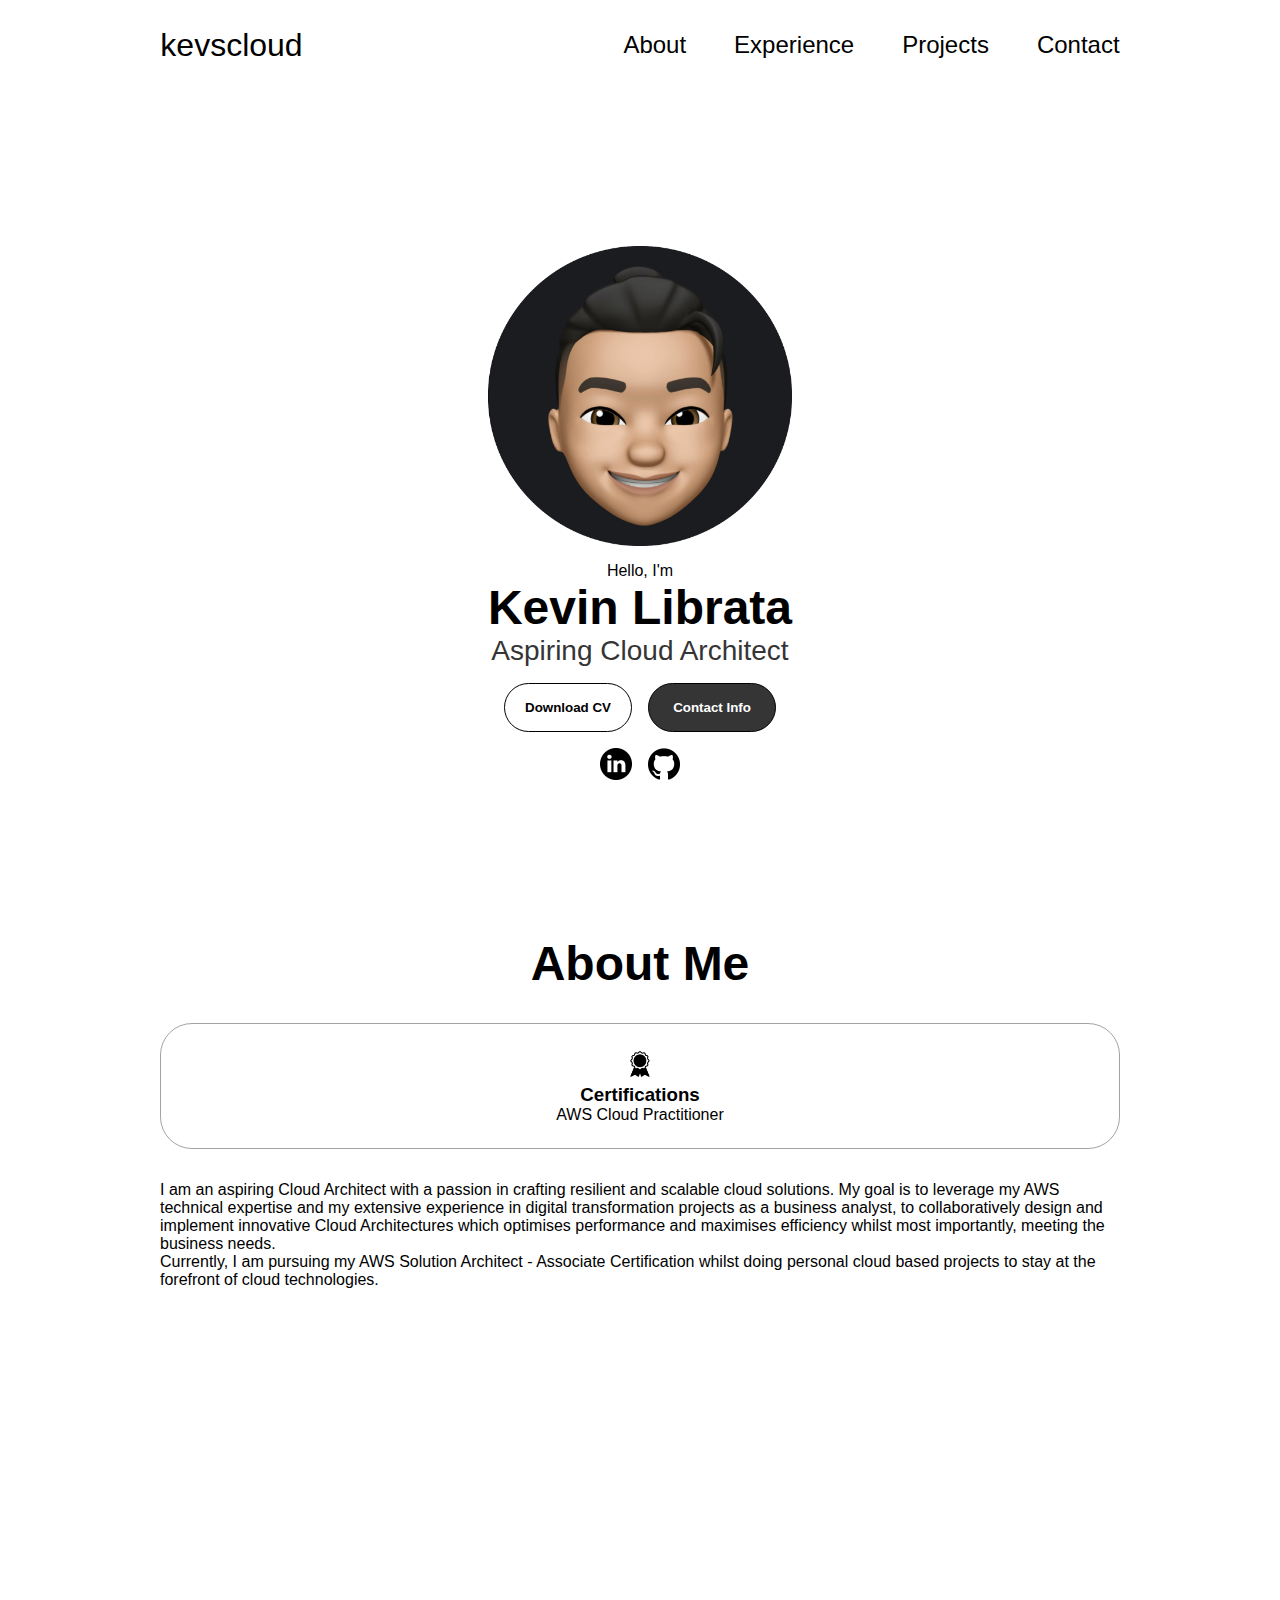
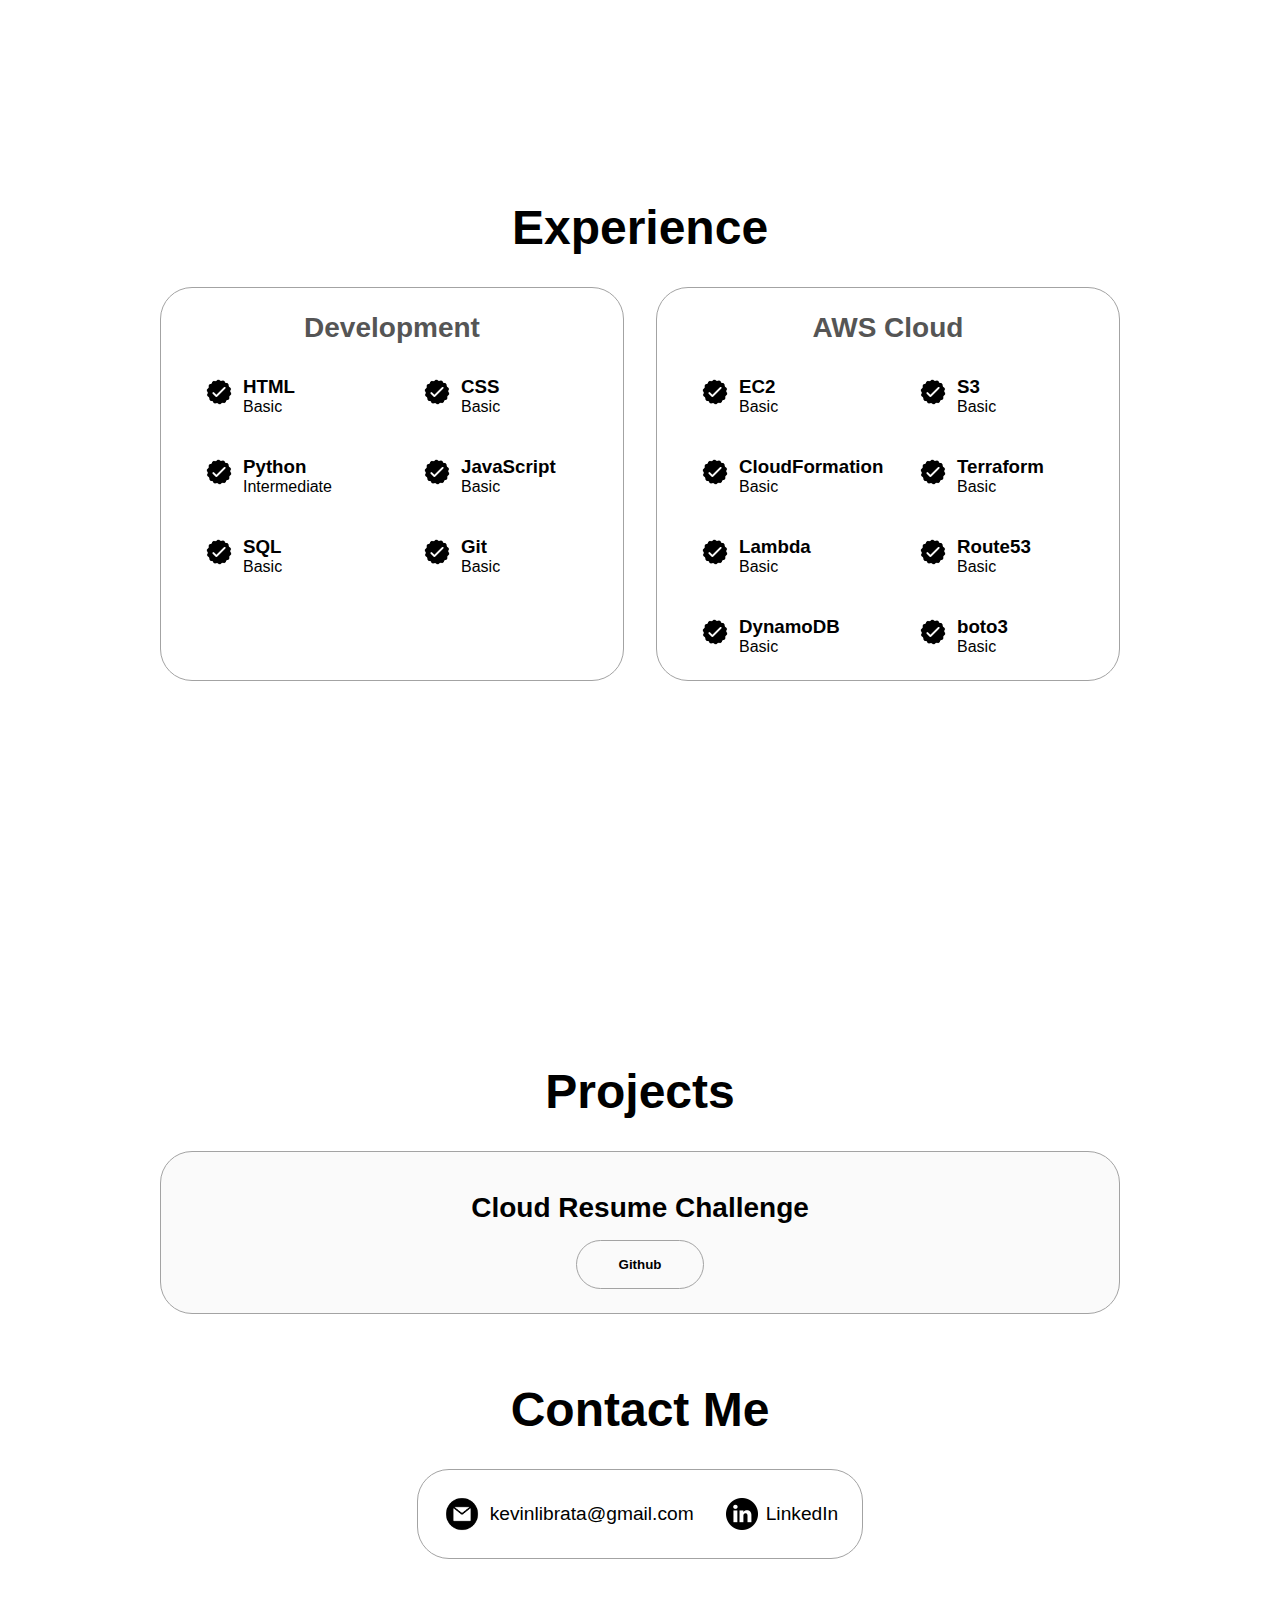
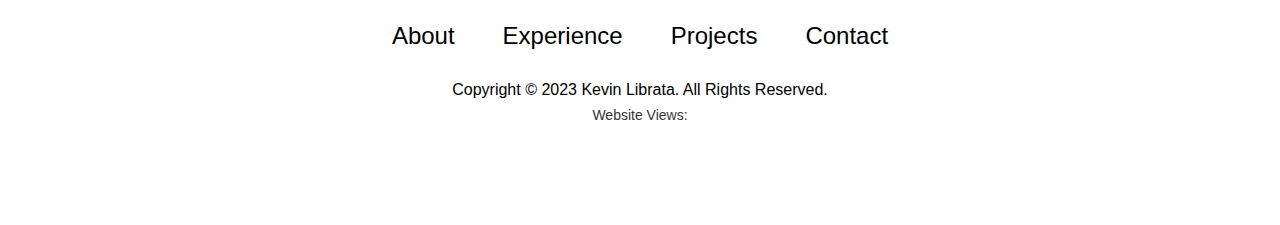
<file: index.html>
<!DOCTYPE html>
<html lang="en">
<head>
    <meta charset="UTF-8">
    <meta name="viewport" content="width=device-width, initial-scale=1.0">
    <title>kevscloud</title>
    <link rel="stylesheet" href="style.css">
    <link rel="stylesheet" href="mediaqueries.css">
</head>
<body>
    <nav id = "desktop-nav">
        <div class = "logo">kevscloud</div>
        <div>
            <ul class ="nav-links">
                <li><a href="#about">About</a></li>
                <li><a href="#experience">Experience</a></li>
                <li><a href="#projects">Projects</a></li>
                <li><a href="#contact">Contact</a></li>
            </ul>
        </div>
    </nav>
    <nav id = "hamburger-nav">
        <div class = "logo">kevscloud</div>
        <div class = "hamburger-menu">
            <div class = "hamburger-icon" onclick="toggleMenu()">
                <span></span>
                <span></span>
                <span></span>
            </div>
            <div class = "menu-links">
                <li><a href="#about" onclick="toggleMenu()">About</a></li>
                <li><a href="#experience" onclick="toggleMenu()">Experience</a></li>
                <li><a href="#projects" onclick="toggleMenu()">Projects</a></li>
                <li><a href="#contact" onclick="toggleMenu()">Contact</a></li>
            </div>
        </div>
    </nav>
    <section id = "hero">
        <div class = section-text>
            <div class = "section-pic-container">
                <img src="./assets/memoji_final copy.png" alt="My Memoji">
            </div>
            <p class = "section-text-p1">Hello, I'm</p>
            <h1 class = "title">Kevin Librata</h1>
            <p class = "section-text-p2">Aspiring Cloud Architect</p>
            <div class="btn-container">
                <button class = "btn btn-color-2" onclick="window.open('./assets/Kevin Librata Resume 2023.pdf')">
                    Download CV
                </button>
                <button class = "btn btn-color-1" onclick="location.href='./#contact'">
                    Contact Info
                </button>
            </div>
            <div id = 'socials-container'>
                <img 
                src="./assets/linkedin.png" 
                alt="My linkedin" 
                class = "icon" 
                onclick="location.href='https://www.linkedin.com/in/kevin-librata-70400a150/'">
                
                <img 
                src="./assets/github.png" 
                alt="My github" 
                class = "icon" 
                onclick="location.href='https://github.com/ilovefriedrice/ilovefriedrice'">
            </div>
        </div>
    </section>
    
    <section id = "about">
        <!-- <p class = "section-text-p1">Get To Know More</p> -->
        <h1 class = "title">About Me</h1>
        <div class = "section-container">
            <!-- <div class = "section-pic-container">
                <img src="./assets/memoji_final copy.png" alt="Profile Picture" class="about-pic">
            </div> -->
            <div class="about-details-container">
                <div class = "about-containers">
                    <div class = "details-container">
                        <img src="./assets/experience.png" alt="Experience icon" class="icon">
                        <h3>Certifications</h3>
                        <p> AWS Cloud Practitioner</p>
                    </div>
                    <!-- <div class = "details-container">
                        <img src="./assets/education.png" alt="Experience icon" class="icon">
                        <h3>Education</h3>
                        <p> Master of Information Systems</p>
                    </div> -->
                </div>
                <div class="text-container">
                    <p>I am an aspiring Cloud Architect with a passion in crafting resilient and scalable cloud solutions. My goal is to leverage my AWS technical expertise and my extensive experience in digital transformation projects as a business analyst, to collaboratively design and implement innovative Cloud Architectures which optimises performance and maximises efficiency whilst most importantly, meeting the business needs. <br />Currently, I am pursuing my AWS Solution Architect - Associate Certification whilst doing personal cloud based projects to stay at the forefront of cloud technologies.</p>
                </div>
            </div>
        </div>
        <!-- <img src="./assets/arrow.png" alt="Arrow icon" class="icon arrow" onclick="location.href='./#experience'"> -->
    </section>
    <section id="experience">
        <!-- <p class="section__text__p1">Explore My</p> -->
        <h1 class="title">Experience</h1>
        <div class="experience-details-container">
          <div class="about-containers">
            <div class="details-container">
              <h2 class="experience-sub-title">Development</h2>
              <div class="article-container">
                <article>
                  <img
                    src="./assets/checkmark.png"
                    alt="Experience icon"
                    class="icon"
                  />
                  <div>
                    <h3>HTML</h3>
                    <p>Basic</p>
                  </div>
                </article>
                <article>
                  <img
                    src="./assets/checkmark.png"
                    alt="Experience icon"
                    class="icon"
                  />
                  <div>
                    <h3>CSS</h3>
                    <p>Basic</p>
                  </div>
                </article>
                <article>
                  <img
                    src="./assets/checkmark.png"
                    alt="Experience icon"
                    class="icon"
                  />
                  <div>
                    <h3>Python</h3>
                    <p>Intermediate</p>
                  </div>
                </article>
                <article>
                  <img
                    src="./assets/checkmark.png"
                    alt="Experience icon"
                    class="icon"
                  />
                  <div>
                    <h3>JavaScript</h3>
                    <p>Basic</p>
                  </div>
                </article>
                <article>
                    <img
                      src="./assets/checkmark.png"
                      alt="Experience icon"
                      class="icon"
                    />
                    <div>
                      <h3>SQL</h3>
                      <p>Basic</p>
                    </div>
                  </article>
                <article>
                    <img
                      src="./assets/checkmark.png"
                      alt="Experience icon"
                      class="icon"
                    />
                    <div>
                      <h3>Git</h3>
                      <p>Basic</p>
                    </div>
                  </article>
                <!-- <article>
                  <img
                    src="./assets/checkmark.png"
                    alt="Experience icon"
                    class="icon"
                  />
                  <div>
                    <h3>TypeScript</h3>
                    <p>Basic</p>
                  </div>
                </article>
                <article>
                  <img
                    src="./assets/checkmark.png"
                    alt="Experience icon"
                    class="icon"
                  />
                  <div>
                    <h3>Material UI</h3>
                    <p>Intermediate</p>
                  </div>
                </article> -->
              </div>
            </div>
            <div class="details-container">
              <h2 class="experience-sub-title">AWS Cloud</h2>
              <div class="article-container">
                <article>
                  <img
                    src="./assets/checkmark.png"
                    alt="Experience icon"
                    class="icon"
                  />
                  <div>
                    <h3>EC2</h3>
                    <p>Basic</p>
                  </div>
                </article>
                <article>
                  <img
                    src="./assets/checkmark.png"
                    alt="Experience icon"
                    class="icon"
                  />
                  <div>
                    <h3>S3</h3>
                    <p>Basic</p>
                  </div>
                </article>
                <article>
                  <img
                    src="./assets/checkmark.png"
                    alt="Experience icon"
                    class="icon"
                  />
                  <div>
                    <h3>CloudFormation</h3>
                    <p>Basic</p>
                  </div>
                </article>
                <article>
                  <img
                    src="./assets/checkmark.png"
                    alt="Experience icon"
                    class="icon"
                  />
                  <div>
                    <h3>Terraform</h3>
                    <p>Basic</p>
                  </div>
                </article>
                <article>
                    <img
                      src="./assets/checkmark.png"
                      alt="Experience icon"
                      class="icon"
                    />
                    <div>
                      <h3>Lambda</h3>
                      <p>Basic</p>
                    </div>
                </article>
                <article>
                    <img
                      src="./assets/checkmark.png"
                      alt="Experience icon"
                      class="icon"
                    />
                    <div>
                      <h3>Route53</h3>
                      <p>Basic</p>
                    </div>
                </article>
                <article>
                    <img
                      src="./assets/checkmark.png"
                      alt="Experience icon"
                      class="icon"
                    />
                    <div>
                      <h3>DynamoDB</h3>
                      <p>Basic</p>
                    </div>
                </article>
                <article>
                    <img
                      src="./assets/checkmark.png"
                      alt="Experience icon"
                      class="icon"
                    />
                    <div>
                      <h3>boto3</h3>
                      <p>Basic</p>
                    </div>
                </article>
              </div>
            </div>
          </div>
        </div>
        <!-- <img
          src="./assets/arrow.png"
          alt="Arrow icon"
          class="icon arrow"
          onclick="location.href='./#projects'"
        /> -->
    </section>
    <section id="projects">
    <!-- <p class="section__text__p1">Browse My Recent</p> -->
    <h1 class="title">Projects</h1>
    <div class="experience-details-container">
        <div class="about-containers">
        <div class="details-container color-container">
            <div class="article-container">
            <!-- <img
                src="./assets/project-1.png"
                alt="Project 1"
                class="project-img"
            /> -->
            </div>
            <h2 class="experience-sub-title project-title">Cloud Resume Challenge</h2>
            <div class="btn-container">
            <button
                class="btn btn-color-2 project-btn"
                onclick="location.href='https://github.com/ilovefriedrice/aws-cloud-resume-kl'"
            >
                Github
            </button>
            <!-- <button
                class="btn btn-color-2 project-btn"
                onclick="location.href='https://github.com/'"
            >
                Live Demo
            </button> -->
            </div>
        </div>
        <!-- <div class="details-container color-container">
            <div class="article-container">
            <img
                src="./assets/project-2.png"
                alt="Project 2"
                class="project-img"
            />
            </div>
            <h2 class="experience-sub-title project-title">Project Two</h2>
            <div class="btn-container">
            <button
                class="btn btn-color-2 project-btn"
                onclick="location.href='https://github.com/'"
            >
                Github
            </button>
            <button
                class="btn btn-color-2 project-btn"
                onclick="location.href='https://github.com/'"
            >
                Live Demo
            </button>
            </div>
        </div>
        <div class="details-container color-container">
            <div class="article-container">
            <img
                src="./assets/project-3.png"
                alt="Project 3"
                class="project-img"
            />
            </div>
            <h2 class="experience-sub-title project-title">Project Three</h2>
            <div class="btn-container">
            <button
                class="btn btn-color-2 project-btn"
                onclick="location.href='https://github.com/'"
            >
                Github
            </button>
            <button
                class="btn btn-color-2 project-btn"
                onclick="location.href='https://github.com/'"
            >
                Live Demo
            </button>
            </div> -->
        </div>
        </div>
    </div>
    <!-- <img
        src="./assets/arrow.png"
        alt="Arrow icon"
        class="icon arrow"
        onclick="location.href='./#contact'"
    /> -->
    </section>
    <section id="contact">
    <!-- <p class="section__text__p1">Get in Touch</p> -->
    <h1 class="title">Contact Me</h1>
    <div class="contact-info-upper-container">
        <div class="contact-info-container">
        <img
            src="./assets/email.png"
            alt="Email icon"
            class="icon contact-icon email-icon"
        />
        <p><a href="mailto:examplemail@gmail.com">kevinlibrata@gmail.com</a></p>
        </div>
        <div class="contact-info-container">
        <img
            src="./assets/linkedin.png"
            alt="LinkedIn icon"
            class="icon contact-icon"
        />
        <p><a href="https://www.linkedin.com/in/kevin-librata-70400a150/">LinkedIn</a></p>
        </div>
    </div>
    </section>
    <footer>
    <nav>
        <div class="nav-links-container">
        <ul class="nav-links">
            <li><a href="#about">About</a></li>
            <li><a href="#experience">Experience</a></li>
            <li><a href="#projects">Projects</a></li>
            <li><a href="#contact">Contact</a></li>
        </ul>
        </div>
    </nav>
    <p>Copyright &#169; 2023 Kevin Librata. All Rights Reserved.</p>
    <p class="counter-text">Website Views: <span class="counter-number"></span></p>
    </footer>
    <script src="script.js"></script>
    <script src="index.js"></script>
</body>
</html>
</file>
<file: style.css>
/* GENERAL */

*{
    margin: 0;
    padding: 0;
}    

body{
    font-family: 'Trebuchet MS', 'Lucida Sans Unicode', 'Lucida Grande', 'Lucida Sans', Arial, sans-serif;
    
}

html{
    scroll-behavior: smooth;

}

p{
    color: black;
}

/* TRANSITION */

a,
.btn{
    transition: all 300ms ease;
}

/* DESKTOP NAV */

nav,
.nav-links{
    display: flex;

}

nav{
    justify-content: space-around;
    align-items: center;
    height: 10vh;
}

.nav-links{
    gap: 3rem;
    list-style: none;
    font-size: 1.5rem;

}

a {
    color: black;
    text-decoration: none;
    text-decoration-color: grey;

}

a:hover {
    color: grey;
    text-decoration: underline;
    text-underline-offset: 0.5rem;
}

.logo {
    font-size: 2rem;
    
}

.logo:hover{
    cursor: default;
}

/* HAMBURGER MENU */

#hamburger-nav {
    display: none;
}

.hamburger-menu {
    position: relative;
    display: inline-block;
}

.hamburger-icon {
    display: flex;
    flex-direction: column;
    justify-content: space-between;
    height: 24px;
    width: 30px;
    cursor: pointer;
}

.hamburger-icon span {
    width: 100%;
    height: 2px;
    background-color: black;
    transition: all 0.3 ease-in-out;
}

.menu-links {
    position: absolute;
    top: 100%;
    right: 0;
    background-color: white;
    width: fit-content;
    max-height: 0;
    overflow: hidden;
    transition: all 0.3 ease-in-out;

}

.menu-links a {
    display: block;
    padding: 10px;
    text-align: center;
    font-size: 1.5rem;
    color: black;
    text-decoration: none;
    transition: all 0.3 ease-in-out;
}

.menu-links li {
    list-style: none;
}

.menu-links.open {
    max-height: 300px;
}

.hamburger-icon.open span:first-child {
    transform: rotate(45deg) translate(10px,5px);
    
}
.hamburger-icon.open span:nth-child(2) {
    opacity:0;

}
.hamburger-icon.open span:last-child {
    transform: rotate(-45deg) translate(10px,-5px);

}

.hamburger-icon span:first-child {
    transform: none;
}
.hamburger-icon span:first-child {
    opacity: 1;
}
.hamburger-icon span:first-child {
    transform: none;
}

/* SECTION */

section {
    padding-top: 4vh;
    height: 96vh;
    margin: 0 10rem;
    box-sizing: border-box;
    min-height: fit-content;

}

.section-container {
    display: flex;

}

/* HERO SECTION*/

#hero {
    display: flex;
    justify-content: center;
    gap: 5rem;
    height: 90vh;
}

.section-pic-container {
    display: flex;
    height: 300px;
    width: 300px;
    margin: auto 1rem;
    justify-content: center;
    margin-bottom: 1rem;

}

.section-text {
    align-self: center;
    text-align: center;
}

.setion-text-p {
    font-weight: 600;
}

.section-text-p1 {
    text-align: center;
}

.section-text-p2 {
    font-size: 1.75rem;
    margin-bottom: 1rem;
    color: rgb(53,53,53);
}

.title {
    font-size: 3rem;
    text-align: center;
}

#socials-container {
    display: flex;
    justify-content: center;
    margin-top: 1rem;
    gap: 1rem;
}

/* ICONS */

.icon {
    cursor: pointer;
    height: 2rem;
}

/* BUTTONS */

.btn-container {
    display: flex;
    justify-content: center;
    gap: 1rem;
}

.btn {
    font-weight: 600;
    transition: all 300ms ease;
    padding: 1rem;
    width: 8rem;
    border-radius: 2rem;
}

.btn-color-1,
.btn-color-2 {
    border: black 0.1rem solid;
}

.btn-color-1:hover,
.btn-color-2:hover {
    cursor: pointer
}
.btn-color-1,
.btn-color-2:hover {
    background: rgb(53,53,53);
    color: white;
}

.btn-color-1:hover {
    background: rgb(0,0,0);
}

.btn-color-2 {
    background: none;
}

.btn-color-2:hover {
    border: rgb(255,255,255) 0.1rem solid;
}

.btn-container {
    gap: 1rem;
}


/* ABOUT SECTION */

#about {
    position:relative;
}

.about-containers {
    gap: 2rem;
    margin-bottom: 2rem;
    margin-top: 2rem;
}

.about-details-container {
    justify-content: center;
    flex-direction: column;
}

.about-containers,
.about-details-container {
    display: flex;
    justify-content: space-evenly;
    
}

/* .about-pic {
    border-radius: 2rem;

} */

.arrow {
    height: 20px;
    width: 20px;
    position: absolute;
    right: -5rem;
    bottom: 2.5rem;
}

.details-container {
    padding: 1.5rem;
    flex: 1;
    background: white;
    border-radius: 2rem;
    border: rgb(53,53,53) 0.1rem solid;
    border-color: rgb(163,163,163);
    text-align: center;
}

  
  
/* EXPERIENCE SECTION */

#experience {
    position: relative;
  }
  
  .experience-sub-title {
    color: rgb(85, 85, 85);
    font-weight: 600;
    font-size: 1.75rem;
    margin-bottom: 2rem;
  }
  
  .experience-details-container {
    display: flex;
    justify-content: center;
    flex-direction: column;
  }
  
  .article-container {
    display: flex;
    text-align: initial;
    flex-wrap: wrap;
    flex-direction: row;
    gap: 2.5rem;
    justify-content: space-evenly;
  }
  
  article {
    display: flex;
    width: 10rem;
    justify-content: left;
    gap: 0.5rem;
  }
  
  article .icon {
    cursor: default;
  }
  
  /* PROJECTS SECTION */
  
  #projects {
    position: relative;
  }
  
  .color-container {
    border-color: rgb(163, 163, 163);
    background: rgb(250, 250, 250);
  }
  
  .project-img {
    border-radius: 2rem;
    width: 90%;
    height: 90%;
  }
  
  .project-title {
    margin: 1rem;
    color: black;
  }
  
  .project-btn {
    color: black;
    border-color: rgb(163, 163, 163);
  }
  
  /* CONTACT */
  
  #contact {
    display: flex;
    justify-content: center;
    flex-direction: column;
    height: 70vh;
  }
  
  .contact-info-upper-container {
    display: flex;
    justify-content: center;
    border-radius: 2rem;
    border: rgb(53, 53, 53) 0.1rem solid;
    border-color: rgb(163, 163, 163);
    background: (250, 250, 250);
    margin: 2rem auto;
    padding: 0.5rem;
  }
  
  .contact-info-container {
    display: flex;
    align-items: center;
    justify-content: center;
    gap: 0.5rem;
    margin: 1rem;
  }
  
  .contact-info-container p {
    font-size: larger;
  }
  
  .contact-icon {
    cursor: default;
  }
  
  .email-icon {
    height: 2.5rem;
  }
  
  /* FOOTER SECTION */
  
  footer {
    height: 26vh;
    margin: 0 1rem;
  }
  
  footer p {
    text-align: center;
  }

/* VIEW COUNTER */
.counter-text {
    margin-top: 8px; /* Adjust the margin as needed */
    font-size: 14px; /* Adjust the font size as needed */
    color: #333; /* Adjust the color as needed */
}
</file>
<file: mediaqueries.css>
@media screen and (max-width: 1400px) {
    #profile {
      height: 83vh;
      margin-bottom: 6rem;
    }
    .about-containers {
      flex-wrap: wrap;
    }
    #contact,
    #projects {
      height: fit-content;
    }
  }
  
  @media screen and (max-width: 1200px) {
    #desktop-nav {
      display: none;
    }
    #hamburger-nav {
      display: flex;
    }
    #experience,
    .experience-details-container {
      margin-top: 2rem;
    }
    #profile,
    .section-container {
      display: block;
    }
    .arrow {
      display: none;
    }
    section,
    .section-container {
      height: fit-content;
    }
    section {
      margin: 0 5%;
    }
    .section__pic-container {
      width: 275px;
      height: 275px;
      margin: 0 auto 2rem;
    }
    .about-containers {
      margin-top: 0;
    }
  }
  
  @media screen and (max-width: 600px) {
    #contact,
    footer {
      height: 40vh;
    }
    #profile {
      height: 83vh;
      margin-bottom: 0;
    }
    article {
      font-size: 1rem;
    }
    footer nav {
      height: fit-content;
      margin-bottom: 2rem;
    }
    .about-containers,
    .contact-info-upper-container,
    .btn-container {
      flex-wrap: wrap;
    }
    .contact-info-container {
      margin: 0;
    }
    .contact-info-container p,
    .nav-links li a {
      font-size: 1rem;
    }
    .experience-sub-title {
      font-size: 1.25rem;
    }
    .logo {
      font-size: 1.5rem;
    }
    .nav-links {
      flex-direction: column;
      gap: 0.5rem;
      text-align: center;
    }
    .section__pic-container {
      width: auto;
      height: 46vw;
      justify-content: center;
    }
    .section__text__p2 {
      font-size: 1.25rem;
    }
    .title {
      font-size: 2rem;
    }
    .text-container {
      text-align: justify;
    }
  }
</file>
